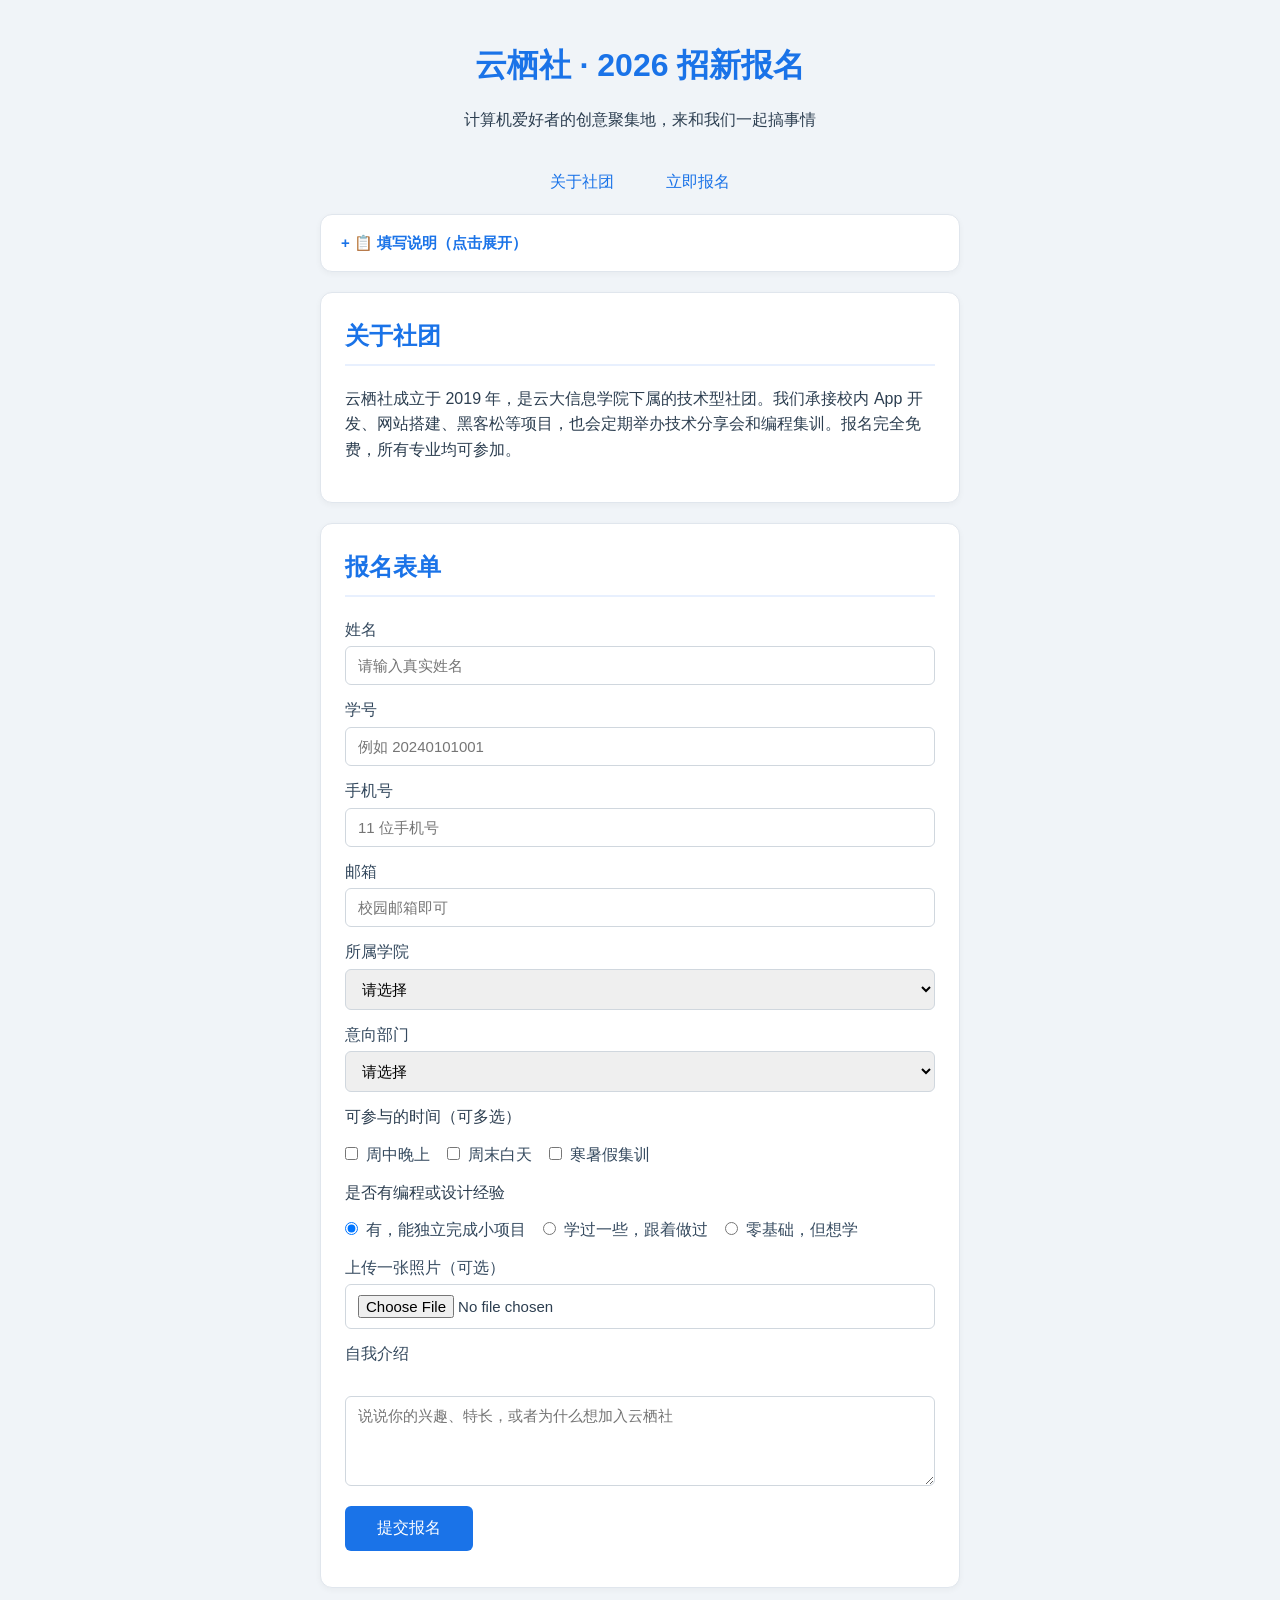
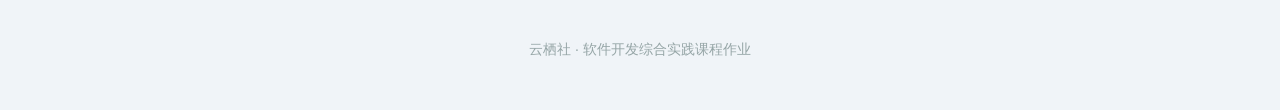
<file: club-signup/index.html>
<!DOCTYPE html>
<html lang="zh-CN">
<head>
  <meta charset="UTF-8">
  <meta name="viewport" content="width=device-width, initial-scale=1.0">
  <link rel="icon" href="data:,">
  <link rel="stylesheet" href="css/style.css">
  <title>社团招新报名</title>
</head>
<body>
  <header>
    <h1>云栖社 · 2026 招新报名</h1>
    <p>计算机爱好者的创意聚集地，来和我们一起搞事情</p>
  </header>
  <nav>
    <a href="#about">关于社团</a>
    <a href="#signup">立即报名</a>
  </nav>
  <main>
    <details id="help">
      <summary>📋 填写说明（点击展开）</summary>
      <p>以下信息有助于你顺利完成报名：</p>
      <ul>
        <li><strong>姓名</strong>请填写真实姓名，方便我们分组联系</li>
        <li><strong>学号</strong>为 11 位数字，用于核对在校生身份</li>
        <li><strong>手机号</strong>请填写常用号码，我们只在招新阶段使用</li>
        <li><strong>邮箱</strong>推荐使用校园邮箱，方便后续接收社团邮件</li>
        <li><strong>自我介绍</strong>限 200 字以内，突出你的亮点和加入动机</li>
      </ul>
      <p>有疑问？发邮件至 <a href="mailto:yunqi@example.com">yunqi@example.com</a>。</p>
    </details>
    <section id="about">
      <h2>关于社团</h2>
      <p>云栖社成立于 2019 年，是云大信息学院下属的技术型社团。我们承接校内 App 开发、网站搭建、黑客松等项目，也会定期举办技术分享会和编程集训。报名完全免费，所有专业均可参加。</p>
    </section>
    <section id="signup">
      <h2>报名表单</h2>
      <form action="#" method="get" enctype="multipart/form-data">
        <p>
          <label for="name">姓名</label>
          <input type="text" id="name" name="name" placeholder="请输入真实姓名" required>
        </p>
        <p>
          <label for="sid">学号</label>
          <input type="text" id="sid" name="sid" placeholder="例如 20240101001" pattern="\d{11}">
        </p>
        <p>
          <label for="phone">手机号</label>
          <input type="tel" id="phone" name="phone" placeholder="11 位手机号" pattern="^1[3-9]\d{9}$">
        </p>
        <p>
          <label for="mail">邮箱</label>
          <input type="email" id="mail" name="mail" placeholder="校园邮箱即可" required>
        </p>
        <p>
          <label for="college">所属学院</label>
          <select id="college" name="college">
            <option value="">请选择</option>
            <option value="info">信息学院</option>
            <option value="cs">软件学院</option>
            <option value="math">数学与统计学院</option>
            <option value="phy">物理与天文学院</option>
            <option value="other">其他</option>
          </select>
        </p>
        <p>
          <label for="dept">意向部门</label>
          <select id="dept" name="dept" required>
            <option value="">请选择</option>
            <option value="dev">开发部（写代码做项目）</option>
            <option value="design">设计部（UI/UX、平面）</option>
            <option value="media">宣传部（视频、公众号）</option>
            <option value="ops">外联部（活动、赞助）</option>
          </select>
        </p>
        <p>可参与的时间（可多选）</p>
        <p>
          <label><input type="checkbox" name="time" value="weekday"> 周中晚上</label>
          <label><input type="checkbox" name="time" value="weekend"> 周末白天</label>
          <label><input type="checkbox" name="time" value="camp"> 寒暑假集训</label>
        </p>
        <p>是否有编程或设计经验</p>
        <p>
          <label><input type="radio" name="exp" value="yes" checked> 有，能独立完成小项目</label>
          <label><input type="radio" name="exp" value="some"> 学过一些，跟着做过</label>
          <label><input type="radio" name="exp" value="none"> 零基础，但想学</label>
        </p>
        <p>
          <label for="avatar">上传一张照片（可选）</label>
          <input type="file" id="avatar" name="avatar" accept="image/*">
        </p>
        <p>
          <label for="intro">自我介绍</label><br>
          <textarea id="intro" name="intro" rows="4" maxlength="200" placeholder="说说你的兴趣、特长，或者为什么想加入云栖社"></textarea>
        </p>
        <p>
          <button type="submit">提交报名</button>
        </p>
      </form>
    </section>
  </main>
  <footer>
    <p>云栖社 · 软件开发综合实践课程作业</p>
  </footer>
</body>
</html>
</file>
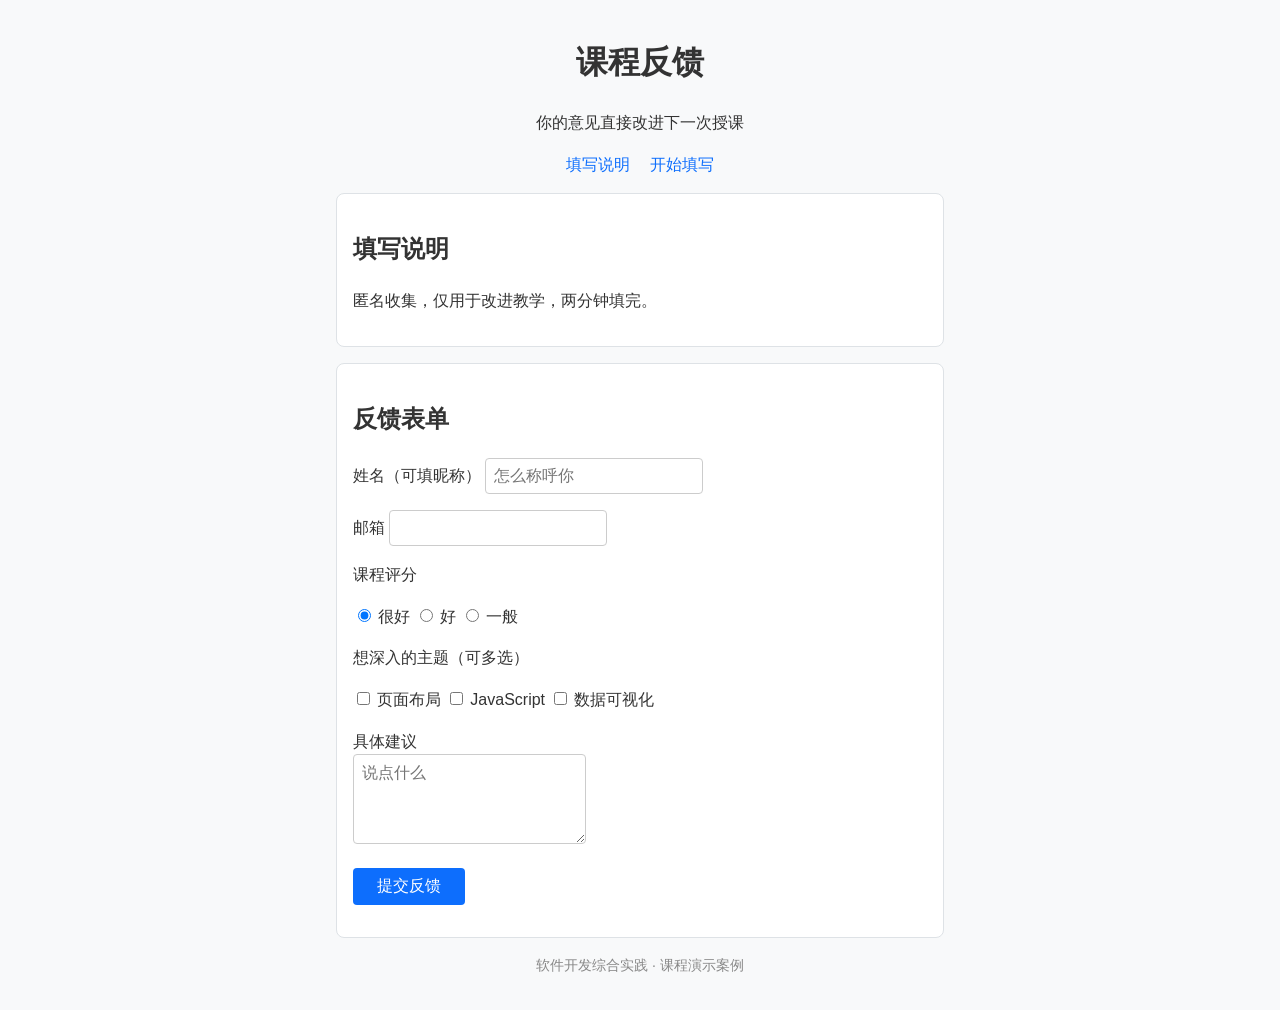
<file: feedback-form/index.html>
<!DOCTYPE html>
<html lang="zh-CN">
<head>
  <meta charset="UTF-8">
  <meta name="viewport" content="width=device-width, initial-scale=1.0">
  <link rel="icon" href="data:,">
  <link rel="stylesheet" href="css/style.css">
  <title>课程反馈</title>
</head>
<body>
  <header>
    <h1>课程反馈</h1>
    <p>你的意见直接改进下一次授课</p>
  </header>
  <nav>
    <a href="#intro">填写说明</a>
    <a href="#form">开始填写</a>
  </nav>
  <main>
    <section id="intro">
      <h2>填写说明</h2>
      <p>匿名收集，仅用于改进教学，两分钟填完。</p>
    </section>
    <section id="form">
      <h2>反馈表单</h2>
      <form action="#" method="get">
        <p>
          <label for="name">姓名（可填昵称）</label>
          <input type="text" id="name" name="name" placeholder="怎么称呼你" required>
        </p>
        <p>
          <label for="mail">邮箱</label>
          <input type="email" id="mail" name="mail" required>
        </p>
        <p>课程评分</p>
        <p>
          <label><input type="radio" name="score" value="5" checked> 很好</label>
          <label><input type="radio" name="score" value="4"> 好</label>
          <label><input type="radio" name="score" value="3"> 一般</label>
        </p>
        <p>想深入的主题（可多选）</p>
        <p>
          <label><input type="checkbox" name="topic" value="layout"> 页面布局</label>
          <label><input type="checkbox" name="topic" value="js"> JavaScript</label>
          <label><input type="checkbox" name="topic" value="chart"> 数据可视化</label>
        </p>
        <p>
          <label for="advice">具体建议</label><br>
          <textarea id="advice" name="advice" rows="4" maxlength="200" placeholder="说点什么"></textarea>
        </p>
        <p>
          <button type="submit">提交反馈</button>
        </p>
      </form>
    </section>
  </main>
  <footer>
    <p>软件开发综合实践 · 课程演示案例</p>
  </footer>
</body>
</html>
</file>
<file: club-signup/css/style.css>
* {
  box-sizing: border-box;
}

body {
  font-family: "Microsoft YaHei", "PingFang SC", sans-serif;
  color: #2c3e50;
  line-height: 1.6;
  background-color: #f0f4f8;
  max-width: 680px;
  margin: 0 auto;
  padding: 20px;
}

header {
  text-align: center;
  padding: 20px 0;
}

header h1 {
  margin: 0 0 8px;
  color: #1a73e8;
}

nav {
  text-align: center;
  margin-bottom: 20px;
}

nav a {
  color: #1a73e8;
  text-decoration: none;
  margin: 0 12px;
  padding: 6px 12px;
  border-radius: 4px;
  transition: background 0.2s;
}

nav a:hover {
  background: #e8f0fe;
}

section {
  background: #fff;
  border: 1px solid #e0e6ed;
  border-radius: 12px;
  padding: 24px;
  margin-bottom: 20px;
  box-shadow: 0 2px 6px rgba(0, 0, 0, 0.04);
}

section h2 {
  margin-top: 0;
  color: #1a73e8;
  border-bottom: 2px solid #e8f0fe;
  padding-bottom: 8px;
}

form p {
  margin: 12px 0;
}

label {
  display: block;
  margin-bottom: 4px;
  font-weight: 500;
  color: #34495e;
}

input[type="text"],
input[type="tel"],
input[type="email"],
input[type="file"],
select,
textarea {
  width: 100%;
  font-size: 15px;
  padding: 10px 12px;
  border: 1px solid #d0d7de;
  border-radius: 6px;
  font-family: inherit;
  transition: border-color 0.2s, box-shadow 0.2s;
}

input:focus,
select:focus,
textarea:focus {
  outline: none;
  border-color: #1a73e8;
  box-shadow: 0 0 0 3px rgba(26, 115, 232, 0.15);
}

textarea {
  resize: vertical;
}

input[type="checkbox"],
input[type="radio"] {
  margin-right: 4px;
  margin-left: 12px;
  margin-top: 4px;
}

input[type="checkbox"]:first-of-type,
input[type="radio"]:first-of-type {
  margin-left: 0;
}

label:has(input[type="checkbox"]),
label:has(input[type="radio"]) {
  display: inline;
  font-weight: normal;
  margin: 0 12px 0 0;
}

button {
  background: #1a73e8;
  color: #fff;
  border: none;
  border-radius: 6px;
  padding: 12px 32px;
  font-size: 16px;
  cursor: pointer;
  transition: background 0.2s;
}

button:hover {
  background: #1557b0;
}

details {
  background: #fff;
  border: 1px solid #e0e6ed;
  border-radius: 12px;
  padding: 16px 20px;
  margin-bottom: 20px;
  box-shadow: 0 2px 6px rgba(0, 0, 0, 0.04);
}

details[open] summary {
  margin-bottom: 12px;
  border-bottom: 1px dashed #d0d7de;
  padding-bottom: 12px;
}

summary {
  cursor: pointer;
  font-weight: 600;
  color: #1a73e8;
  font-size: 15px;
  /* 覆盖浏览器默认 display: list-item，让 marker 样式可控 */
  list-style: none;
}

/* 自定义 marker 样式：隐藏默认三角形，换成 + / - 号 */
summary::-webkit-details-marker {
  display: none;
}

details[open] summary::before {
  content: "− ";
  color: #1a73e8;
  font-weight: bold;
}

details:not([open]) summary::before {
  content: "+ ";
  color: #1a73e8;
  font-weight: bold;
}

footer {
  text-align: center;
  color: #95a5a6;
  font-size: 14px;
  padding: 16px 0;
}
</file>
<file: feedback-form/css/style.css>
* {
  box-sizing: border-box;
}

body {
  font-family: "Microsoft YaHei", "PingFang SC", sans-serif;
  color: #333;
  line-height: 1.6;
  background-color: #f8f9fa;
  max-width: 640px;
  margin: 0 auto;
  padding: 16px;
}

header {
  text-align: center;
}

nav {
  text-align: center;
  margin-bottom: 16px;
}

nav a {
  color: #0d6efd;
  text-decoration: none;
  margin: 0 8px;
}

section {
  background: #fff;
  border: 1px solid #dee2e6;
  border-radius: 8px;
  padding: 16px;
  margin-bottom: 16px;
}

input, textarea, select, button {
  font-size: 16px;
  padding: 8px;
  border: 1px solid #ccc;
  border-radius: 4px;
}

button {
  background: #0d6efd;
  color: #fff;
  border: none;
  padding: 8px 24px;
}

footer {
  text-align: center;
  color: #888;
  font-size: 14px;
}
</file>
